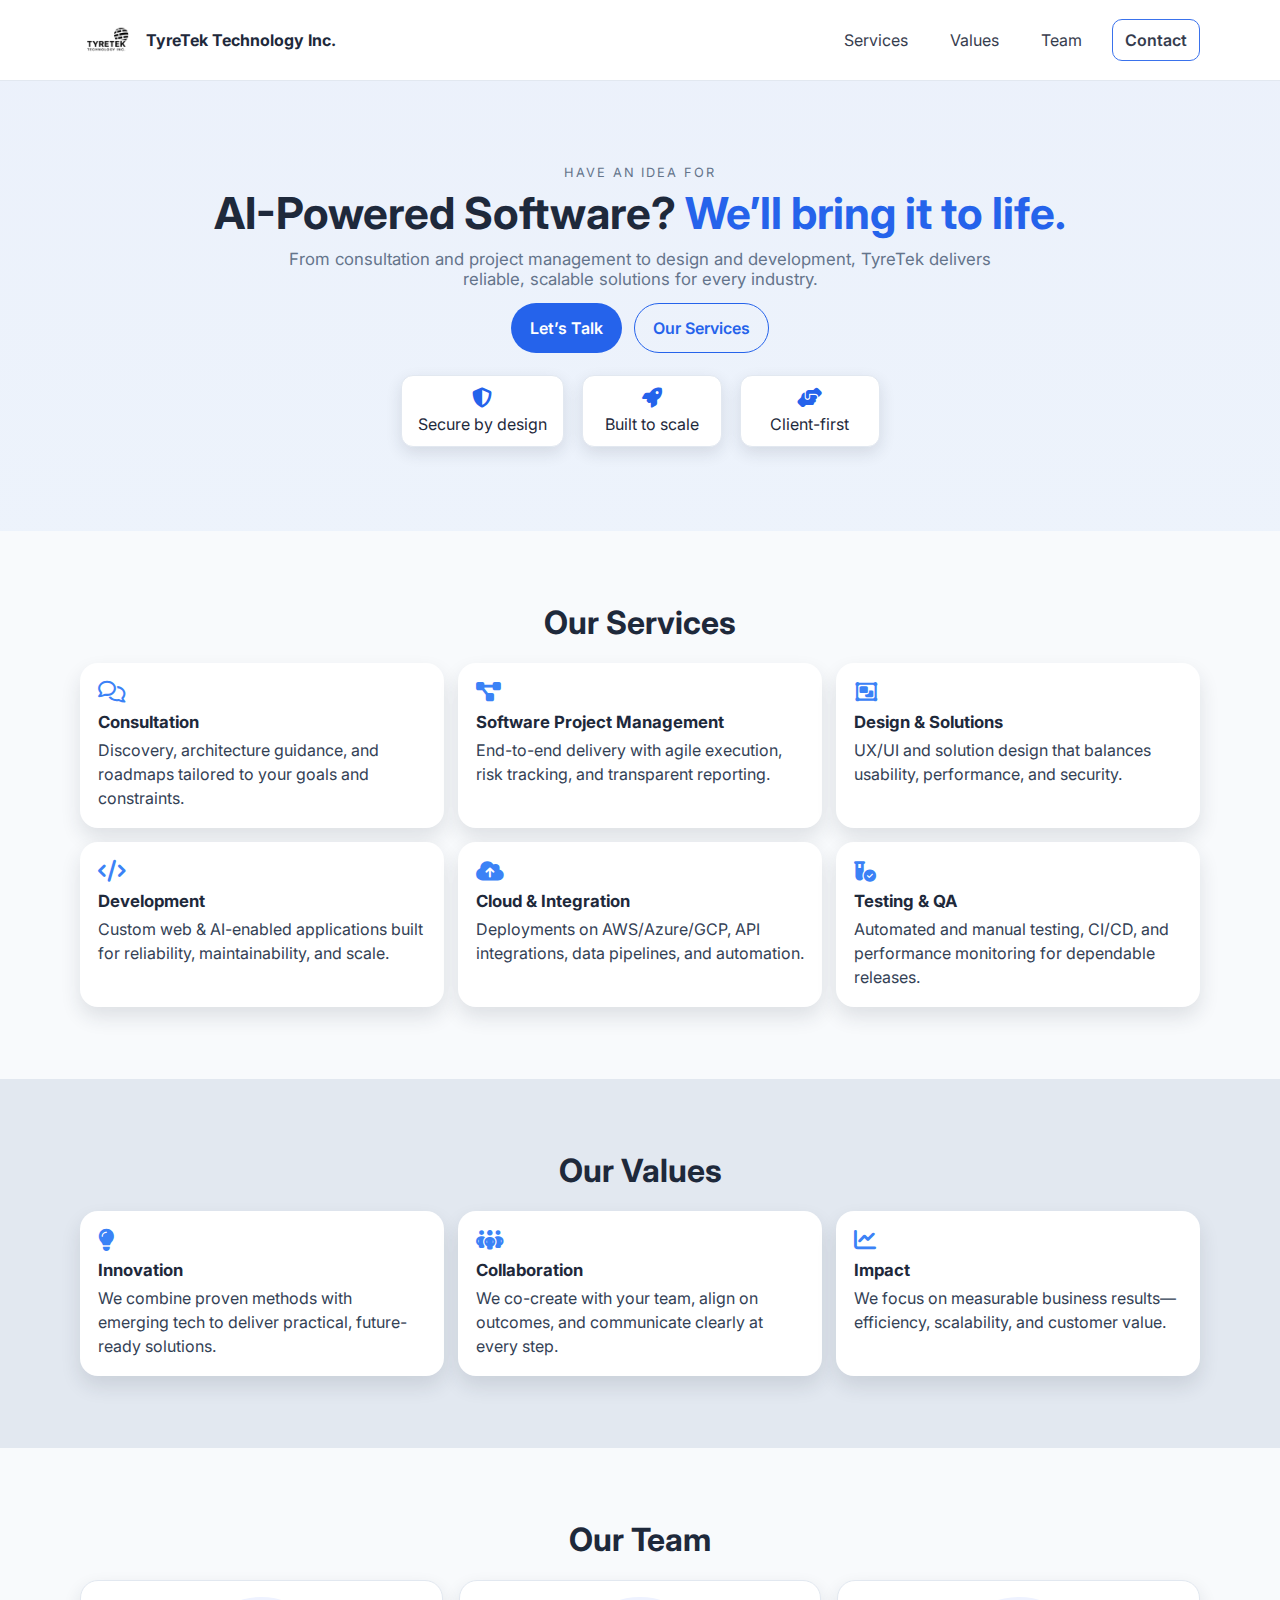
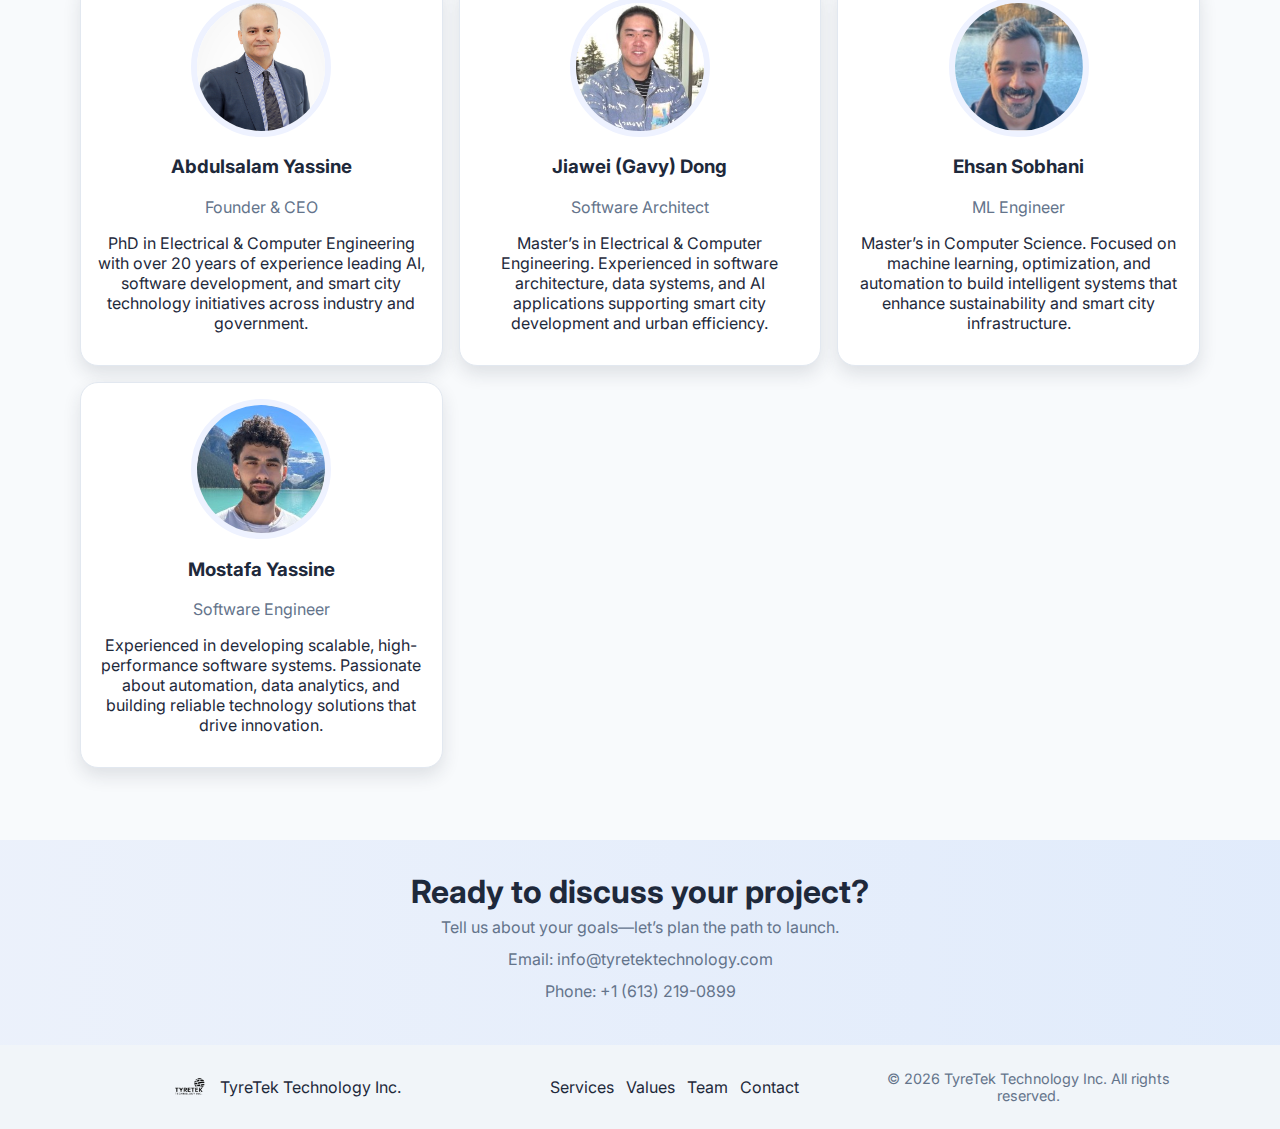
<file: index.html>
<!DOCTYPE html>
<html lang="en">
<head>
  <meta charset="utf-8" />
  <meta name="viewport" content="width=device-width,initial-scale=1" />
  <title>TyreTek Technology Inc.</title>
  <meta name="description" content="Consultation, software project management, design, and development for multiple industries." />
  <link rel="preconnect" href="https://fonts.googleapis.com">
  <link href="https://fonts.googleapis.com/css2?family=Inter:wght@400;500;600;700&display=swap" rel="stylesheet">
  <link rel="stylesheet" href="styles.css" />
  <link rel="stylesheet" href="https://cdnjs.cloudflare.com/ajax/libs/font-awesome/6.5.0/css/all.min.css" />
</head>
<body>
  <!-- Header -->
  <header class="site-header">
    <div class="container header-inner">
      <a class="brand" href="#home">
        <img src="logo.png" alt="TyreTek logo" class="brand-logo" />
        <span class="brand-name">TyreTek Technology Inc.</span>
      </a>
      <nav class="nav">
        <a href="#services">Services</a>
        <a href="#values">Values</a>
        <a href="#team">Team</a>
        <a href="#contact" class="btn btn--ghost">Contact</a>
      </nav>
      <button class="nav-toggle" aria-label="Toggle menu">
        <i class="fa-solid fa-bars"></i>
      </button>
    </div>
  </header>

  <!-- Hero -->
  <section id="home" class="hero">
    <div class="container hero-inner">
      <p class="eyebrow">Have an idea for</p>
      <h1>AI-Powered Software? <span class="accent">We’ll bring it to life.</span></h1>
      <p class="lead">
        From consultation and project management to design and development,
        TyreTek delivers reliable, scalable solutions for every industry.
      </p>
      <div class="hero-cta">
        <a href="#contact" class="btn btn--primary">Let’s Talk</a>
        <a href="#services" class="btn btn--ghost">Our Services</a>
      </div>

      <!-- Badges -->
      <div class="hero-badges">
        <div class="badge">
          <i class="fa-solid fa-shield-halved"></i>
          <span>Secure by design</span>
        </div>
        <div class="badge">
          <i class="fa-solid fa-rocket"></i>
          <span>Built to scale</span>
        </div>
        <div class="badge">
          <i class="fa-solid fa-handshake-angle"></i>
          <span>Client-first</span>
        </div>
      </div>
    </div>
  </section>

  <!-- Services -->
  <section id="services" class="section">
    <div class="container">
      <h2 class="section-title">Our Services</h2>
      <div class="card-grid">
        <article class="card">
          <i class="fa-regular fa-comments card-icon"></i>
          <h3>Consultation</h3>
          <p>Discovery, architecture guidance, and roadmaps tailored to your goals and constraints.</p>
        </article>
        <article class="card">
          <i class="fa-solid fa-diagram-project card-icon"></i>
          <h3>Software Project Management</h3>
          <p>End-to-end delivery with agile execution, risk tracking, and transparent reporting.</p>
        </article>
        <article class="card">
          <i class="fa-regular fa-object-group card-icon"></i>
          <h3>Design & Solutions</h3>
          <p>UX/UI and solution design that balances usability, performance, and security.</p>
        </article>
        <article class="card">
          <i class="fa-solid fa-code card-icon"></i>
          <h3>Development</h3>
          <p>Custom web & AI-enabled applications built for reliability, maintainability, and scale.</p>
        </article>
        <article class="card">
          <i class="fa-solid fa-cloud-arrow-up card-icon"></i>
          <h3>Cloud & Integration</h3>
          <p>Deployments on AWS/Azure/GCP, API integrations, data pipelines, and automation.</p>
        </article>
        <article class="card">
          <i class="fa-solid fa-vial-circle-check card-icon"></i>
          <h3>Testing & QA</h3>
          <p>Automated and manual testing, CI/CD, and performance monitoring for dependable releases.</p>
        </article>
      </div>
    </div>
  </section>

  <!-- Values -->
  <section id="values" class="section section--alt">
    <div class="container">
      <h2 class="section-title">Our Values</h2>
      <div class="card-grid three">
        <article class="card">
          <i class="fa-solid fa-lightbulb card-icon"></i>
          <h3>Innovation</h3>
          <p>We combine proven methods with emerging tech to deliver practical, future-ready solutions.</p>
        </article>
        <article class="card">
          <i class="fa-solid fa-people-group card-icon"></i>
          <h3>Collaboration</h3>
          <p>We co-create with your team, align on outcomes, and communicate clearly at every step.</p>
        </article>
        <article class="card">
          <i class="fa-solid fa-chart-line card-icon"></i>
          <h3>Impact</h3>
          <p>We focus on measurable business results—efficiency, scalability, and customer value.</p>
        </article>
      </div>
    </div>
  </section>

  <!-- Team -->
  <section id="team" class="section">
    <div class="container">
      <h2 class="section-title">Our Team</h2>
      <div class="team-grid simple-style">

        <!-- Abdulsalam -->
        <article class="team-card">
          <img src="assets/abdulsalam.jpg" 
            alt="Abdulsalam Yassine" 
            class="team-photo circle" 
            loading="lazy" 
            style="object-position: center top;"
          />
          <h3>Abdulsalam Yassine</h3>
          <p class="role">Founder & CEO</p>
          <p>PhD in Electrical & Computer Engineering with over 20 years of experience leading AI, software development, and smart city technology initiatives across industry and government.</p>
        </article>

        <!-- Jiawei -->
        <article class="team-card">
          <img src="assets/jiawei.jpg" alt="Jiawei (Gavy) Dong" class="team-photo circle" loading="lazy" />
          <h3>Jiawei (Gavy) Dong</h3>
          <p class="role">Software Architect</p>
          <p>Master’s in Electrical & Computer Engineering. Experienced in software architecture, data systems, and AI applications supporting smart city development and urban efficiency.</p>
        </article>

        <!-- Ehsan -->
        <article class="team-card">
          <img src="assets/ehsan.jpg" alt="Ehsan Sobhani" class="team-photo circle" loading="lazy" />
          <h3>Ehsan Sobhani</h3>
          <p class="role">ML Engineer</p>
          <p>Master’s in Computer Science. Focused on machine learning, optimization, and automation to build intelligent systems that enhance sustainability and smart city infrastructure.</p>
        </article>

        <!-- Mostafa -->
        <article class="team-card">
          <img src="assets/mostafa.jpg" alt="Mostafa Yassine" class="team-photo circle" loading="lazy" />
          <h3>Mostafa Yassine</h3>
          <p class="role">Software Engineer</p>
          <p>Experienced in developing scalable, high-performance software systems. Passionate about automation, data analytics, and building reliable technology solutions that drive innovation.</p>
        </article>

      </div>
    </div>
  </section>

  <!-- Contact -->
  <section id="contact" class="cta">
    <div class="container cta-inner">
      <h2>Ready to discuss your project?</h2>
      <p>Tell us about your goals—let’s plan the path to launch.</p>
      <p class="contact-phone">Email: info@tyretektechnology.com</p>
      <p class="contact-phone">Phone: +1 (613) 219-0899</p>
    </div>
  </section>

  <!-- Footer -->
  <footer class="site-footer">
    <div class="container footer-inner">
      <div class="footer-brand">
        <img src="logo.png" alt="TyreTek logo" class="footer-logo" />
        <span>TyreTek Technology Inc.</span>
      </div>
      <nav class="footer-nav">
        <a href="#services">Services</a>
        <a href="#values">Values</a>
        <a href="#team">Team</a>
        <a href="#contact">Contact</a>
      </nav>
      <p class="legal">© <span id="year"></span> TyreTek Technology Inc. All rights reserved.</p>
    </div>
  </footer>

  <script>
    // Mobile nav toggle
    const toggle = document.querySelector('.nav-toggle');
    const nav = document.querySelector('.nav');
    toggle.addEventListener('click', () => { nav.classList.toggle('open'); });

    // Year
    document.getElementById('year').textContent = new Date().getFullYear();
  </script>
</body>
</html>
</file>
<file: styles.css>
:root {
  /* Light theme palette */
  --bg: #f8fafc;          /* page background (very light) */
  --bg-alt: #e2e8f0;      /* alt section background */
  --text: #1e293b;        /* main text (slate) */
  --muted: #64748b;       /* secondary text */
  --accent: #2563eb;      /* primary blue */
  --brand: #3b82f6;       /* secondary blue */
  --card: #ffffff;        /* card background */
  --ink: #1e293b;         /* text on cards */
  --shadow: rgba(30, 41, 59, 0.12);
  --radius: 18px;

  /* Fluid type & spacing */
  --fs-h1: clamp(1.8rem, 3vw + 1.2rem, 2.75rem);
  --fs-h2: clamp(1.4rem, 1.6vw + 1rem, 2rem);
  --fs-body: clamp(0.98rem, 0.5vw + 0.85rem, 1.05rem);
  --space: clamp(16px, 4vw, 28px);
  --space-lg: clamp(32px, 6vw, 72px);
}

* { box-sizing: border-box; }
html, body {
  margin: 0; padding: 0;
  font-family: Inter, system-ui, -apple-system, Segoe UI, Roboto, "Helvetica Neue", Arial, sans-serif;
  color: var(--text);
  background: var(--bg);
  scroll-behavior: smooth;
}
img { max-width: 100%; display: block; height: auto; }
a { color: inherit; text-decoration: none; }

/* ---------- Layout ---------- */
.container { width: min(1120px, 92%); margin-inline: auto; }
.section { padding: var(--space-lg) 0; }
.section--alt { background: var(--bg-alt); }
.section-title {
  font-size: var(--fs-h2); font-weight: 700;
  text-align: center; margin: 0 0 calc(var(--space) * .75);
}

/* ---------- Header ---------- */
.site-header {
  position: sticky; top: 0; z-index: 50;
  background: #ffffff;
  border-bottom: 1px solid #e2e8f0;
}
.header-inner {
  display: flex; align-items: center; justify-content: space-between;
  padding: 12px 0;
}
.brand { display: flex; align-items: center; gap: 10px; }
.brand-logo { width: 56px; height: 56px; }
.brand-name { font-weight: 700; font-size: 1rem; color: var(--text); }
.nav { display: flex; gap: 18px; align-items: center; }
.nav a {
  opacity: .9; padding: 10px 12px; border-radius: 10px; color: var(--text);
}
.nav a:hover { opacity: 1; background: #eef2ff; }
.nav-toggle { display: none; background: none; border: 0; color: var(--text); font-size: 22px; }

/* ---------- Buttons ---------- */
.btn {
  display: inline-flex; align-items: center; gap: 8px;
  padding: 14px 18px; border-radius: 999px;
  border: 1px solid transparent; font-weight: 600; transition: .2s all;
}
.btn--primary { background: var(--accent); color: #ffffff; }
.btn--primary:hover { filter: brightness(1.05); transform: translateY(-1px); }
.btn--ghost { border-color: var(--accent); color: var(--accent); }
.btn--ghost:hover { background: rgba(37,99,235,0.08); }
.btn--sm { padding: 10px 12px; font-size: .92rem; }

/* ---------- Hero ---------- */
.hero {
  padding: calc(var(--space-lg) + 12px) 0;
  background: linear-gradient(180deg, rgba(37,99,235,.06), rgba(59,130,246,.06));
}
.hero-inner { text-align: center; }
.eyebrow {
  letter-spacing: .15em; text-transform: uppercase;
  color: var(--muted); margin: 0 0 8px; font-size: .8rem;
}
.hero h1 { font-size: var(--fs-h1); line-height: 1.15; margin: 0 0 10px; }
.hero .accent { color: var(--accent); }
.lead {
  max-width: 760px; margin: 0 auto 14px;
  color: var(--muted); font-size: var(--fs-body);
}
.hero-cta { display: flex; gap: 12px; justify-content: center; flex-wrap: wrap; margin-top: 8px; }

/* Hero badges (centered) */
.hero-badges {
  display: flex; gap: 18px; justify-content: center; flex-wrap: wrap; margin-top: 22px;
}
.badge {
  display: flex; flex-direction: column; align-items: center; justify-content: center; gap: 6px;
  background: #ffffff; color: var(--text); text-align: center;
  padding: 12px 16px; min-width: 140px; border-radius: 12px;
  border: 1px solid #e2e8f0; box-shadow: 0 6px 16px var(--shadow);
}
.badge i { font-size: 20px; color: var(--accent); }

/* ---------- Cards / Grids ---------- */
.card-grid { display: grid; grid-template-columns: 1fr; gap: 14px; }
@media (min-width:700px){ .card-grid{ grid-template-columns: repeat(2,1fr); } }
@media (min-width:980px){ .card-grid{ grid-template-columns: repeat(3,1fr); } }

.card {
  background: var(--card); color: var(--ink);
  border-radius: var(--radius); padding: 18px;
  box-shadow: 0 10px 20px var(--shadow);
  transition: .2s transform, .2s box-shadow;
}
.card:hover { transform: translateY(-3px); box-shadow: 0 14px 28px var(--shadow); }
.card h3 { margin: 8px 0 6px; font-size: 1.05rem; }
.card p { margin: 0; color: #334155; line-height: 1.5; }
.card-icon { font-size: 22px; color: var(--brand); }

/* ---------- Team ---------- */
.team-grid { display: grid; grid-template-columns: 1fr; gap: 16px; }
@media (min-width:700px){ .team-grid{ grid-template-columns: repeat(2,1fr); } }
@media (min-width:980px){ .team-grid{ grid-template-columns: repeat(3,1fr); } }

.team-card {
  text-align: center; padding: 16px; border-radius: var(--radius);
  background: #ffffff; border: 1px solid #e2e8f0;
  box-shadow: 0 8px 18px var(--shadow);
}
.team-photo {
  width: 140px; height: 140px; border-radius: 50%; object-fit: cover;
  margin: 0 auto 12px; border: 6px solid #eef2ff;
}
.role { color: var(--muted); margin: 4px 0 8px; }

/* ---------- CTA strip ---------- */
.cta {
  padding: 32px 0;
  background: linear-gradient(90deg, rgba(37,99,235,.06), rgba(59,130,246,.12));
}
.cta-inner { text-align: center; }
.cta h2 { margin: 0 0 6px; font-size: var(--fs-h2); }
.cta p { margin: 0 0 12px; color: var(--muted); }

/* ---------- Footer ---------- */
.site-footer { padding: 22px 0; background: #f1f5f9; color: var(--text); }
.footer-inner {
  display: grid; grid-template-columns: 1fr; gap: 12px; align-items: center; text-align: center;
}
@media (min-width:900px){
  .footer-inner { grid-template-columns: 1.2fr 1fr 1fr; text-align: left; }
}
.footer-brand { display: flex; align-items: center; gap: 10px; justify-content: center; }
.footer-logo { width: 40px; height: 40px; }
.footer-nav { display: flex; gap: 12px; justify-content: center; flex-wrap: wrap; }
.footer-nav a:hover { text-decoration: underline; }
.legal { color: var(--muted); font-size: .9rem; margin: 0; text-align: center; }

/* ---------- Mobile Nav ---------- */
@media (max-width: 720px){
  .nav {
    display: none; position: absolute; right: 4%; top: 60px;
    background: #ffffff; color: var(--text);
    padding: 10px; border-radius: 12px; flex-direction: column; min-width: 200px;
    border: 1px solid #e2e8f0; box-shadow: 0 10px 24px var(--shadow);
  }
  .nav.open { display: flex; }
  .nav a { padding: 12px; border-radius: 8px; }
  .nav a:active, .nav a:hover { background: #eef2ff; }
  .nav-toggle { display: block; }
  /* Scale logos down on small screens for better layout */
  .brand-logo { width: 40px; height: 40px; }
  .footer-logo { width: 28px; height: 28px; }
}
</file>
